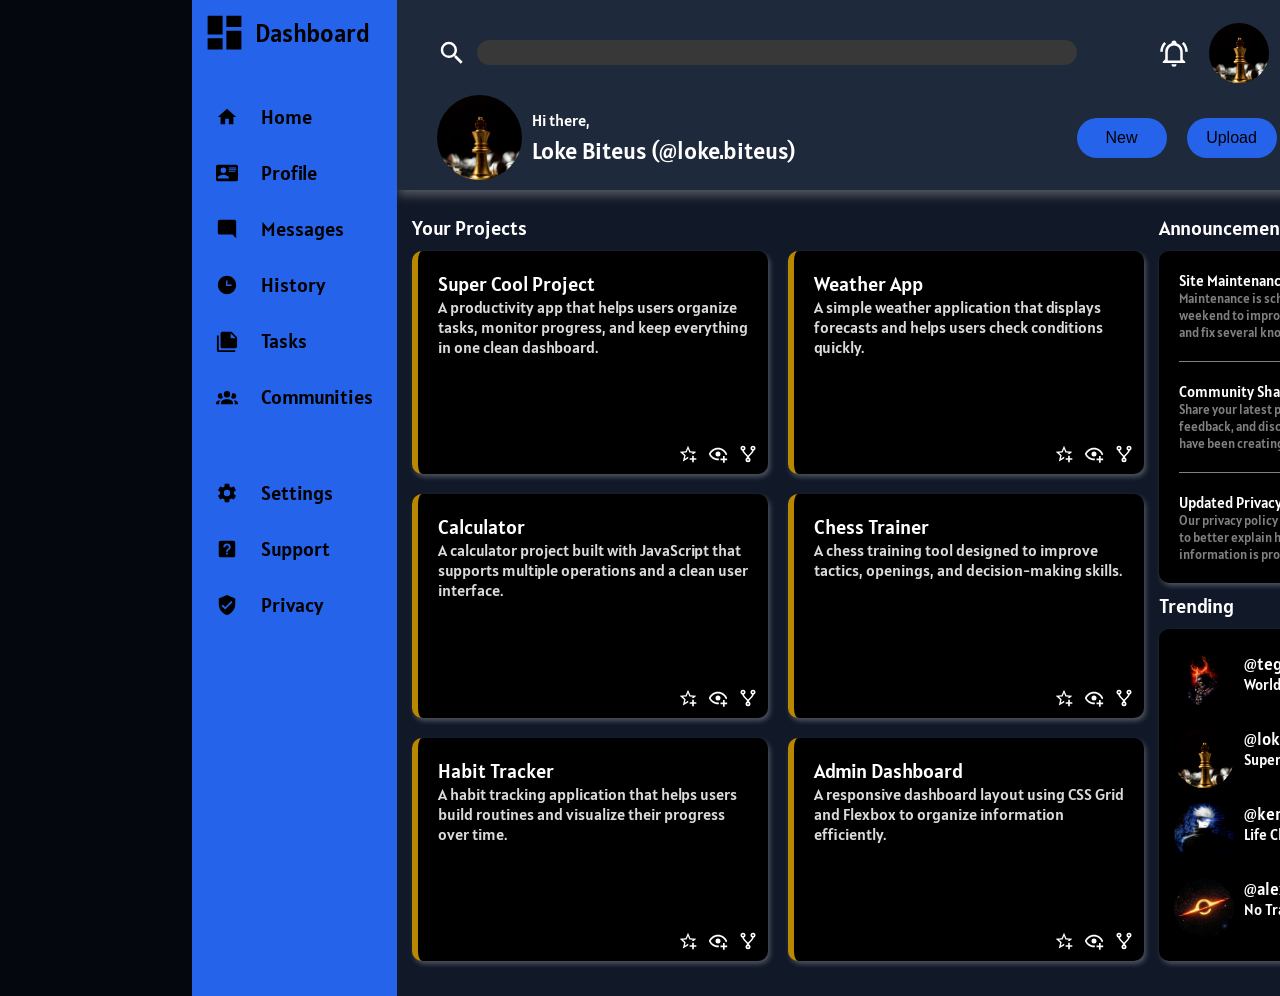
<file: index.html>
<!DOCTYPE html>
<html lang="en">
<head>
    <link rel="stylesheet" href="style.css">
    <meta charset="UTF-8">
    <meta name="viewport" content="width=device-width, initial-scale=1.0">
    <title>Document</title>
</head>
<body>
    <div class="container">
        <div class="header">
            <div class="top-left-header">
                <img class="search-icon" src="icons/magnify.svg">
                <input type="text">
            </div>
            <div class="top-right-header">
                <img class="bell-icon" src="icons/bell.svg">
                <img class="tiny-profile" src="profiles/profile.avif">
                <div class="tiny-name">Loke Biteus</div>
            </div>
            <div class="bottom-left-header">
                <img class="profile" src="profiles/profile.avif">
                <div class="name-space">
                    <div class="tiny-text">Hi there,</div>
                    <div class="name">Loke Biteus (@loke.biteus)</div>
                </div>
            </div>
            <div class="bottom-right-header">
                <button onclick="location.href='secret.html'">New</button>
                <button>Upload</button>
                <button>Share</button>
            </div>
        </div>
        
        <div class="sidebar">
            <div class="sidebar-item-dashboard">
                <img class="icon dashboard" src="icons/dashboard.svg" alt="">
                <span class="logo">Dashboard</span>
            </div>
            <div class="sidebar-container">

                <div class="top-links">

                    <a class="sidebar-item" href="secret.html">
                        <img class="icon" src="icons/home.svg" alt="">
                        <span>Home</span>
                    </a>

                    <a class="sidebar-item" href="#">
                        <img class="icon" src="icons/profile.svg" alt="">
                        <span>Profile</span>
                    </a>

                    <a class="sidebar-item" href="#">
                        <img class="icon" src="icons/messages.svg" alt="">
                        <span>Messages</span>
                    </a>

                    <a class="sidebar-item" href="secret.html">
                        <img class="icon" src="icons/history.svg" alt="">
                        <span>History</span>
                    </a>

                    <a class="sidebar-item" href="#">
                        <img class="icon" src="icons/tasks.svg" alt="">
                        <span>Tasks</span>
                    </a>

                    <a class="sidebar-item" href="#">
                        <img class="icon community" src="icons/community.svg" alt="">
                        <span>Communities</span>
                    </a>

                </div>


                <div class="bottom-links">

                    <a class="sidebar-item" href="secret.html">
                        <img class="icon" src="icons/cog.svg" alt="">
                        <span>Settings</span>
                    </a>

                    <a class="sidebar-item" href="#">
                        <img class="icon" src="icons/help-box.svg" alt="">
                        <span>Support</span>
                    </a>

                    <a class="sidebar-item" href="#">
                        <img class="icon" src="icons/shield-check.svg" alt="">
                        <span>Privacy</span>
                    </a>

                </div>

            </div>
        </div>

        <div class="main">
            <div class="projects">
                <div class="projects-header">
                    <div class="projects-heading">Your Projects</div>
                </div>
                <div class="projects-box">

                    <div class="card">
                        <div class="card-info">
                            <div class="projects-name">Super Cool Project</div>
                            <div class="projects-text">
                                A productivity app that helps users organize tasks, monitor progress,
                                and keep everything in one clean dashboard.
                            </div>
                        </div>

                        <div class="card-buttons">
                            <a class="projects-link" href="#">
                                <img src="icons/star.svg" alt="">
                            </a>
                            <a class="projects-link" href="secret.html">
                                <img src="icons/eye.svg" alt="">
                            </a>
                            <a class="projects-link" href="#">
                                <img src="icons/branch.svg" alt="">
                            </a>
                        </div>
                    </div>


                    <div class="card">
                        <div class="card-info">
                            <div class="projects-name">Weather App</div>
                            <div class="projects-text">
                                A simple weather application that displays forecasts and helps users
                                check conditions quickly.
                            </div>
                        </div>

                        <div class="card-buttons">
                            <a class="projects-link" href="#">
                                <img src="icons/star.svg" alt="">
                            </a>
                            <a class="projects-link" href="secret.html">
                                <img src="icons/eye.svg" alt="">
                            </a>
                            <a class="projects-link" href="#">
                                <img src="icons/branch.svg" alt="">
                            </a>
                        </div>
                    </div>


                    <div class="card">
                        <div class="card-info">
                            <div class="projects-name">Calculator</div>
                            <div class="projects-text">
                                A calculator project built with JavaScript that supports multiple
                                operations and a clean user interface.
                            </div>
                        </div>

                        <div class="card-buttons">
                            <a class="projects-link" href="#">
                                <img src="icons/star.svg" alt="">
                            </a>
                            <a class="projects-link" href="#">
                                <img src="icons/eye.svg" alt="">
                            </a>
                            <a class="projects-link" href="#">
                                <img src="icons/branch.svg" alt="">
                            </a>
                        </div>
                    </div>


                    <div class="card">
                        <div class="card-info">
                            <div class="projects-name">Chess Trainer</div>
                            <div class="projects-text">
                                A chess training tool designed to improve tactics, openings,
                                and decision-making skills.
                            </div>
                        </div>

                        <div class="card-buttons">
                            <a class="projects-link" href="#">
                                <img src="icons/star.svg" alt="">
                            </a>
                            <a class="projects-link" href="secret.html">
                                <img src="icons/eye.svg" alt="">
                            </a>
                            <a class="projects-link" href="#">
                                <img src="icons/branch.svg" alt="">
                            </a>
                        </div>
                    </div>


                    <div class="card">
                        <div class="card-info">
                            <div class="projects-name">Habit Tracker</div>
                            <div class="projects-text">
                                A habit tracking application that helps users build routines
                                and visualize their progress over time.
                            </div>
                        </div>

                        <div class="card-buttons">
                            <a class="projects-link" href="#">
                                <img src="icons/star.svg" alt="">
                            </a>
                            <a class="projects-link" href="secret.html">
                                <img src="icons/eye.svg" alt="">
                            </a>
                            <a class="projects-link" href="#">
                                <img src="icons/branch.svg" alt="">
                            </a>
                        </div>
                    </div>


                    <div class="card">
                        <div class="card-info">
                            <div class="projects-name">Admin Dashboard</div>
                            <div class="projects-text">
                                A responsive dashboard layout using CSS Grid and Flexbox
                                to organize information efficiently.
                            </div>
                        </div>

                        <div class="card-buttons">
                            <a class="projects-link" href="#">
                                <img src="icons/star.svg" alt="">
                            </a>
                            <a class="projects-link" href="#">
                                <img src="icons/eye.svg" alt="">
                            </a>
                            <a class="projects-link" href="#">
                                <img src="icons/branch.svg" alt="">
                            </a>
                        </div>
                    </div>

                </div>
            </div>

            <div class="announcements">
                <div class="projects-header">
                    <div class="announcements-text">Announcements</div>
                </div>
                <div class="announcements-box">
                    <div class="site-maintenance">
                        <div class="site-maintenance-header">Site Maintenance</div>
                        <div class="site-maintenance-text">
                            Maintenance is scheduled this weekend to improve performance and fix several known issues.
                        </div>
                    </div>

                    <div class="border"></div>

                    <div class="community-share-day">
                        <div class="community-share-day-header">Community Share Day</div>
                        <div class="community-share-day-text">
                            Share your latest projects, get feedback, and discover what others have been creating.
                        </div>
                    </div>

                    <div class="border"></div>

                    <div class="updated-privacy-policy">
                        <div class="updated-privacy-policy-header">Updated Privacy Policy</div>
                        <div class="updated-privacy-policy-text">
                            Our privacy policy has been updated to better explain how your information is protected.
                        </div>
                    </div>
                </div>
            </div>

            <div class="trending">
                <div class="projects-header">
                    <div class="trending-text">Trending</div>
                </div>
                <div class="trending-box">
                    <div class="person">
                        <img class="trending-profile" src="profiles/samurai-profile.jpeg">
                        <div class="trending-name-project">
                            <div class="trending-name">@tegan</div>
                            <div class="trending-project">World Peace Builder</div>
                        </div>
                    </div>

                    <div class="person">
                        <img class="trending-profile" src="profiles/profile.avif">
                        <div class="trending-name-project">
                            <div class="trending-name">@loke</div>
                            <div class="trending-project">Super Cool Project</div>
                        </div>
                    </div>

                    <div class="person">
                        <img class="trending-profile" src="profiles/gojo-profile.jpg">
                        <div class="trending-name-project">
                            <div class="trending-name">@kendall</div>
                            <div class="trending-project">Life Changing App</div>
                        </div>
                    </div>

                    <div class="person">
                        <img class="trending-profile" src="profiles/black-hole-profile.jpg">
                        <div class="trending-name-project">
                            <div class="trending-name">@alex</div>
                            <div class="trending-project">No Traffic Maker</div>
                        </div>
                    </div>

                </div>
            </div>
        </div>
    </div>
</body>
</html>
</file>
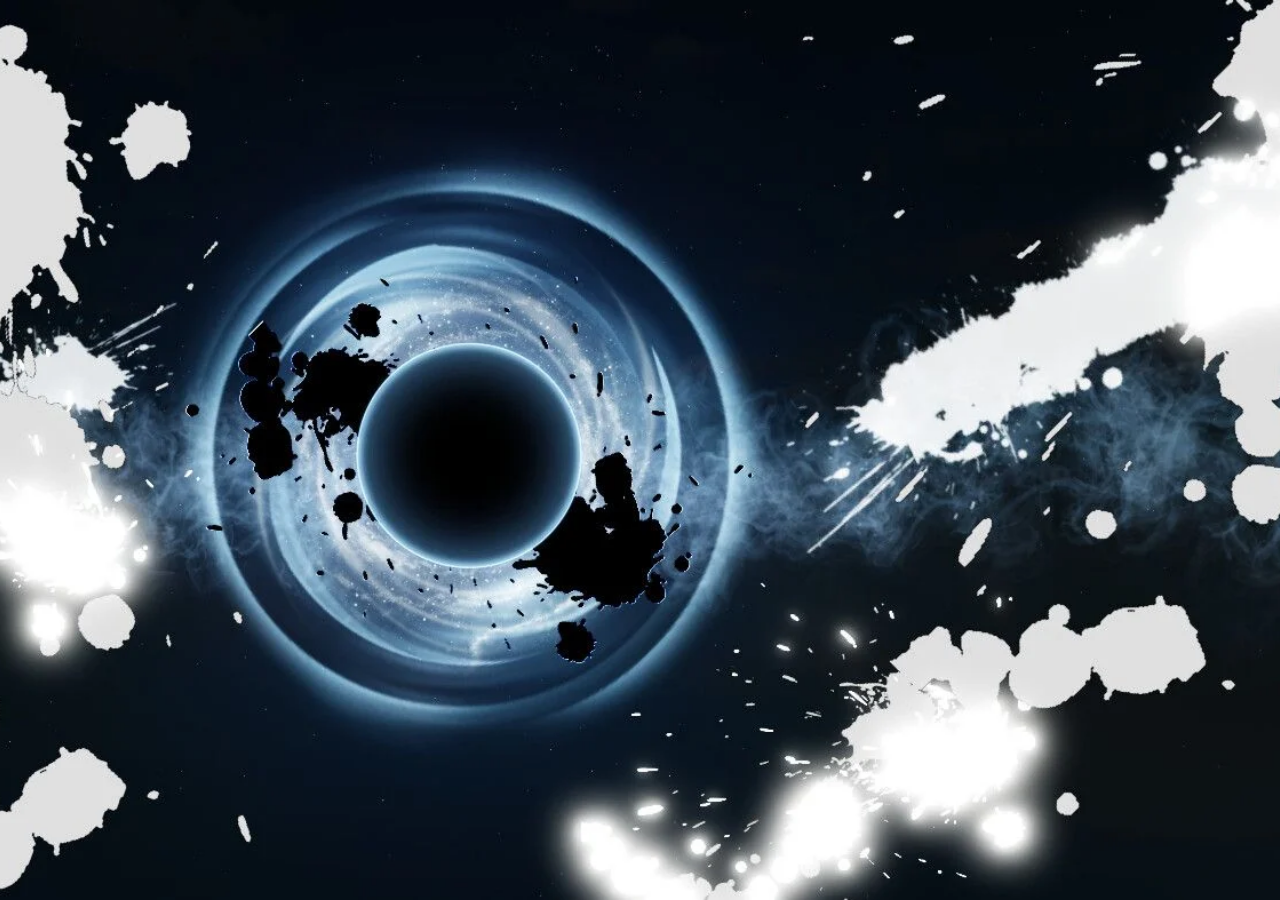
<file: secret.html>
<!DOCTYPE html>
<html lang="en">
<head>
    <link rel="stylesheet" href="style.css">
    <meta charset="UTF-8">
    <meta name="viewport" content="width=device-width, initial-scale=1.0">
    <title>Document</title>
</head>
<body class="secret-body" style="background-color: black; color: white;" class="secret">
    <a href="index.html" class="button-secret"></a>
</body>
</html>
</file>
<file: style.css>
@import url(https://fonts.bunny.net/css?family=alatsi:400);


* {
    margin: 0;
    padding: 0;
    box-sizing: border-box;
}


body, html {
    height: 100%;
    width: 100%;
    background-color: #05070e;
    display: flex;
    align-items: center;

    font-family: "Alatsi";
    font-size: 16px;
}

.container {
    height: 70%;
    width: 100%;
    display: grid;
    grid-template-columns: 1fr 4fr;
    grid-template-rows: 1fr 4fr;

    grid-template-areas: 
    "sidebar header"
    "sidebar main";

}



/*header*/

.header {
    grid-area: header;
    z-index: 1;
    
    background-color: #1e293b;
    box-shadow: 1px 5px 10px rgb(247, 246, 246, 0.3);
    color: white;
    padding-right: 40px;
    padding-left: 40px;
    padding-top: 10px;
    padding-bottom: 10px;

    display: grid;
    grid-template-columns: 2fr 1fr;
    grid-template-rows: 1fr 1fr;
    grid-template-areas: 
    "top-left top-right"
    "bottom-left bottom-right"
    ;
}

.top-left-header {
    grid-area: top-left;
    display: flex;
    align-items: center;
    gap: 10px;
}

.top-right-header {
    grid-area: top-right;

    display: flex;
    align-items: center;
    justify-content: end;
    gap: 20px;
}

.bottom-left-header {
    grid-area: bottom-left;
    display: flex;
    align-items: center;
    gap: 10px;
}

.name-space {
    display: flex;
    flex-direction: column;
    gap: 5px;
}

.bottom-right-header {
    grid-area: bottom-right;
    display: flex;
    gap: 20px;
    align-items: center;
}


.search-icon, .bell-icon {
    filter: invert(1);
    height: 20px;
    width: 20px;
}

.profile {
    width: 60px;
    height: 60px;
    border-radius: 50%;
    object-fit: cover;
}

.tiny-profile {
    width: 30px;
    height: 30px;
    border-radius: 50%;
    object-fit: cover;
}

input {
    width: 400px;
    background-color: rgb(56, 56, 56);
    color: white;
    border-radius: 10px;
    padding: 3px;
    padding-left: 7px;

    border: none;
    outline: none;
    
}

.tiny-text {
    font-size: 12px;
}

.name {
    font-size: 18px;
}

button {
    border-radius: 20px;
    padding: 8px;
    width: 70px;
    font-size: 12px;
    outline: none;
    border: none;
    background-color: #2563eb;
}




/*-------Sidebar------*/




.sidebar {
    grid-area: sidebar;
    background-color: #2563eb;
    z-index: 2;


}

.sidebar-container {
    height: 55%;
    display: flex;
    flex-direction: column;
    gap: 50px;
    padding: 18px;
}

.top-links, .bottom-links {
    height: 100%;
    display: flex;
    flex-direction: column;
    gap: 20px;
}

.sidebar-item {
    display: flex;
    flex-direction: row;
    align-items: center;
    gap: 15px;

    border-radius: 8px;
    transition: 0.2s;
}

.icon {
    height: 16px;
    width: auto;
}

.dashboard {
    height: 35px;
    width: auto;
    padding: 0;
    margin: 0;
}

.sidebar-item-dashboard {
    display: flex;
    gap: 6px;
    padding: 8px;
    align-items: center;
    margin-bottom: 10px;
    font-size: 20px;

    transition: 0.2s;
}




/*----------Main-------*/




.main {
    
    grid-area: main;
    background-color: #111827;

    display: grid;
    grid-template-columns: 3fr 1fr;
    grid-template-rows: 1fr 1fr;
    grid-template-areas: 
    "projects announcements"
    "projects trending"
    ;

    color: white;
    padding: 25px 22px 35px 15px;
    gap: 10px;
}

.projects {
    height: 100%;
    grid-area: projects;
    display: flex;
    flex-direction: column;
    gap: 10px;
    padding-right: 5px;
}

.projects-box {
    flex: 1;

    display: grid;
    grid-template-columns: repeat(auto-fit, minmax(250px, 1fr));
    gap: 20px;
}

.card {
    background-color: black;

    display: flex;
    flex-direction: column;
    justify-content: space-between;
    border-radius: 10px;
    padding: 20px 10px 10px 20px;

    border-left: 6px solid rgb(185, 136, 0);
    box-shadow: 2px 3px 5px rgba(255, 255, 255, 0.253);

    transition: 0.2s;
}

.card-buttons {
    display: flex;
    gap: 10px;
    justify-content: end;
}

.card-info {
    display: flex;
    flex-direction: column;
    gap: 0px;
}

.projects-text {
    font-size: 12px;
    color: rgb(219, 219, 219);
}


.card img {
    height: 20px;
    width: 20px;
    filter: invert(1);
}




/*------Announcements-----*/



.announcements {
    grid-area: announcements;

    display: flex;
    flex-direction: column;
    gap: 10px;
}

.announcements-box {
    flex: 1;

    background-color: black;
    border-radius: 10px;
    box-shadow: 2px 3px 5px rgba(255, 255, 255, 0.253);

    display: flex;
    flex-direction: column;
    gap: 8px;
    padding: 20px;
    justify-content: center;

    font-size: 10px;
    transition: 0.2s;
}

.site-maintenance-text,
.community-share-day-text,
.updated-privacy-policy-text {
    color: gray;
    font-size: 9px;
}

.border {
    height: 1px;
    background-color: gray;
}

/*-------Trending-------*/



.trending {
    grid-area: trending;

    display: flex;
    flex-direction: column;
    gap: 10px;
    padding-top: 0px;
}

.trending-box {
    flex: 1;

    background-color: black;
    border-radius: 10px;
    box-shadow: 2px 3px 5px rgba(255, 255, 255, 0.253);

    display: flex;
    flex-direction: column;
    padding: 15px;
    gap: 10px;
    justify-content: center;
    transition: 0.2s;
}

.person {
    display: flex;
    flex-direction: row;
    gap: 10px;

}

.trending-name {
    font-size: 12px;
}

.trending-project {
    font-size: 10px;
}

.trending-profile {
    width: 42px;
    height: 42px;
    border-radius: 50%;
    object-fit: cover;
}







/*----others----*/



img {
    display: block;
}

a {
    color: black;
    text-decoration: none;
}

.button-secret {
    background-color: rgba(255, 255, 255, 0);
    width: 240px;
    height: 240px;
    border-radius: 50%;
    margin-left: 168px;
    margin-top: 8px;
}


.secret {
    display: flex;
    flex-direction: column;
}

.secret-body {
    background-image: url("icons/void.webp");
    background-size: cover;
    background-position: center;
    background-repeat: no-repeat;
}

.projects-header {
    display: flex;
    justify-content: start;
}


/*-------Hover--------*/



.card:hover {
    transform: translateY(-4px);
    box-shadow: 4px 7px 10px rgba(255, 255, 255, 0.253);
}

.sidebar-item:hover {
    transform: translateX(5px);
}

.sidebar-item-dashboard:hover {
    transform: scale(1.05);
}

button {
    transition: 0.2s;
}

button:hover {
    transform: scale(1.1);
}

.card-buttons a {
    transition: 0.2s;
}

.card-buttons a:hover {
    transform: translateY(-5px)
}

.profile, .tiny-profile, .trending-profile {
    transition: 0.2s;
}
.profile:hover, .trending-profile:hover {
    transform: scale(1.2);
}
.trending-profile:active {
    transform: scale(2);
}

.announcements-box:hover, .trending-box:hover {
    transform: translateY(-4px);
    box-shadow: 4px 7px 10px rgba(255, 255, 255, 0.253);
}

.announcements-text, .trending-text, .projects-heading {
    transition: 0.2s;
}
.announcements-text:hover, .trending-text:hover, .projects-heading:hover {
    transform: scale(1.08);
    text-shadow: 2px 2px 5px rgba(255, 255, 255, 0.253);
}

.trending-name-project {
    transition: 0.2s;
}
.trending-name-project:hover {
    transform: scale(1.1);
}

.site-maintenance, .community-share-day, .updated-privacy-policy {
    transition: 0.2s;
    transform-origin: left center;
}
.site-maintenance:hover, .community-share-day:hover, .updated-privacy-policy:hover {
    transform: scale(1.1);
    cursor: none;
}
.name-space {
    transition: 0.2s;
}
.name-space:hover {
    transform: translateX(10px) scale(1.035);
    
}

.bell-icon, .tiny-profile, .tiny-name, .search-icon, input {
    transition: 0.2s;
}
.bell-icon:hover, .tiny-name:hover {
    transform: translateY(-5px);
}
.tiny-profile:hover {
    transform: translateY(-6px) scale(1.1);
}
.search-icon:hover {
    transform: scale(1.2);
}
input {
    transform-origin: left center;
}
input:hover {
    transform: scaleY(1.2) scaleX(1.1);
}
/*--------big screen--------*/


@media (min-width: 1000px) {
    .site-maintenance, .community-share-day, .updated-privacy-policy {
        padding-right: 5px;
    }
    .button-secret {
        background-color: rgba(255, 255, 255, 0);
        margin-right: 620px;
        margin-top: 15px;
        width: 298px;
        height: 298px;
    }
    * {
        margin: 0;
        padding: 0;
        box-sizing: border-box;
    }
    .container {
        height: 100%;
        width: 70%
    }
    body, html {
        justify-content: center;
        font-size: 20px;
    }
    .announcements-box {
        gap: 20px;
        font-size: 15px;
    }
    .site-maintenance-text,
    .community-share-day-text,
    .updated-privacy-policy-text {
        color: gray;
        font-size: 13px;
    }
    .trending-name {
        font-size: 17px;
    }

    .trending-project {
        font-size: 15px;
    }

    .trending-profile {
        width: 60px;
        height: 60px;
        border-radius: 50%;
        object-fit: cover;
    }
    .trending-box {
        gap: 15px;
    }
    .projects-text {
        font-size: 16px;
    }



    /*----header----*/

    .search-icon, .bell-icon {
        filter: invert(1);
        height: 30px;
        width: 30px;
    }

    .profile {
        width: 85px;
        height: 85px;
        border-radius: 50%;
        object-fit: cover;
    }

    .tiny-profile {
        width: 60px;
        height: 60px;
        border-radius: 50%;
        object-fit: cover;
    }

    input {
        width: 600px;
        height: 25px;
        background-color: rgb(56, 56, 56);
        color: white;
        border-radius: 15px;
        padding: 4px;

        border: none;
        outline: none;
        
    }

    .tiny-text {
        font-size: 16px;
    }

    .name {
        font-size: 24px;
    }

    button {
        border-radius: 30px;
        padding: 10px;
        width: 90px;
        height: 40px;
        font-size: 16px;
        outline: none;
        border: none;
        background-color: #2563eb;
    }




    /*-----sidebar------*/

    .sidebar {
        grid-area: sidebar;
        background-color: #2563eb;
        z-index: 2;


    }

    .sidebar-container {
        height: 55%;
        display: flex;
        flex-direction: column;
        gap: 70px;
        padding: 24px;
    }

    .top-links, .bottom-links {
        height: 100%;
        display: flex;
        flex-direction: column;
        gap: 30px;
    }

    .sidebar-item {
        display: flex;
        flex-direction: row;
        align-items: center;
        gap: 22.5px;
    }

    .icon {
        height: 22px;
        width: auto;
    }

    .dashboard {
        height: 45px;
        width: auto;
        padding: 0;
        margin: 0;
    }

    .sidebar-item-dashboard {
        display: flex;
        gap: 8px;
        padding: 10px;
        align-items: center;
        margin-bottom: 15px;
        font-size: 25px;
    }
}
</file>
